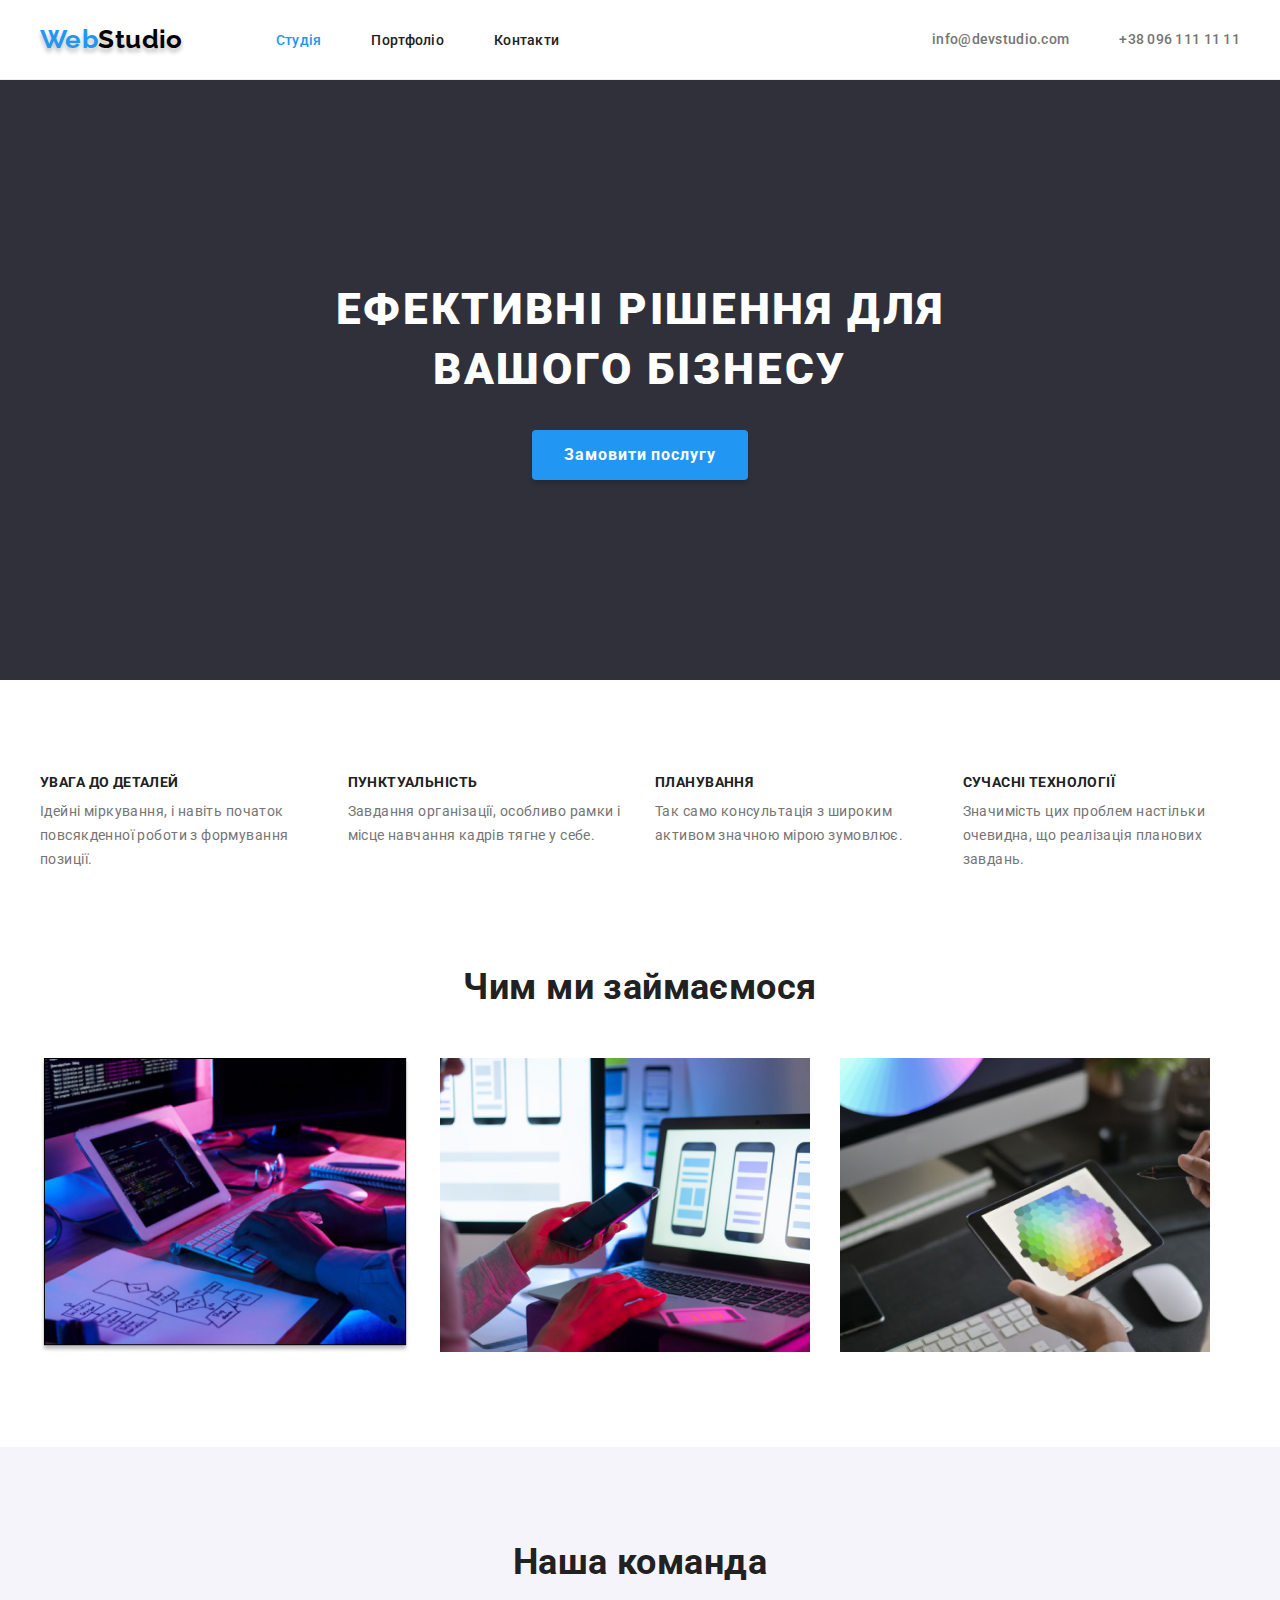
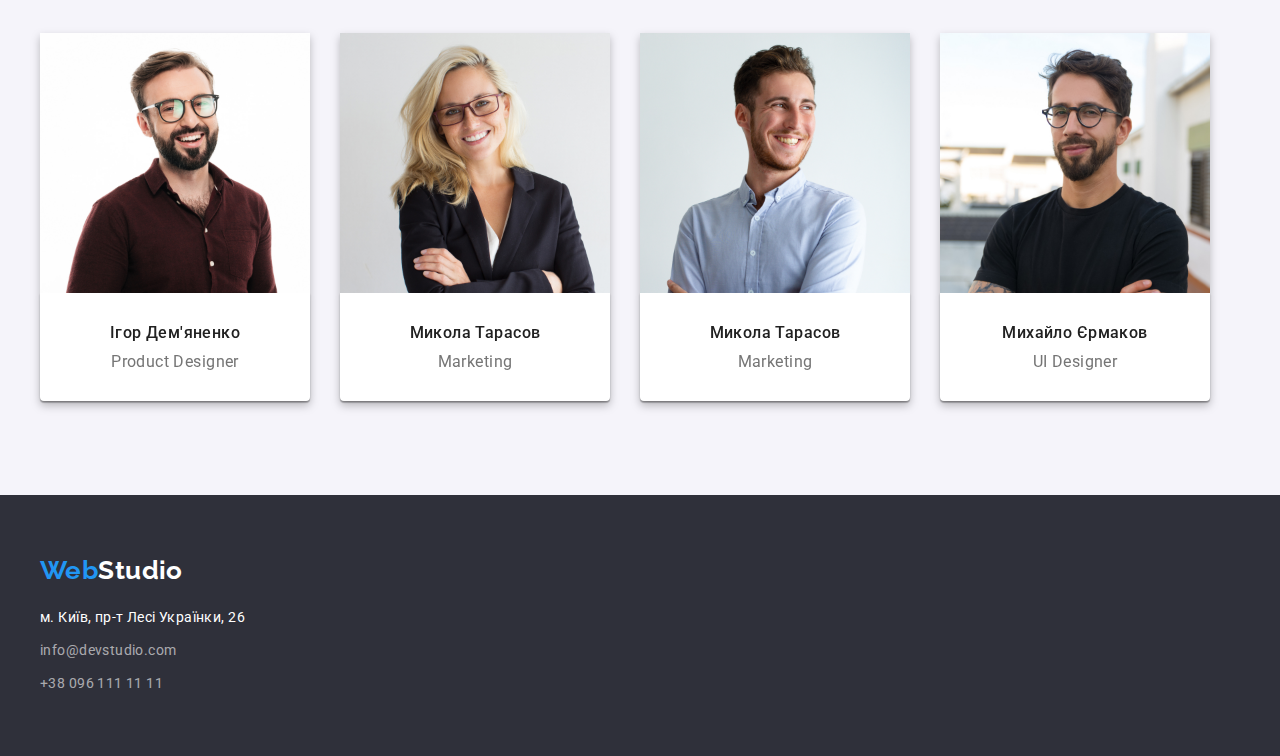
<file: index.html>
<!DOCTYPE html>
<html lang="uk">
	<head>
		<meta charset="UTF-8">
		<meta http-equiv="X-UA-Compatible" content="IE=edge">
		<meta name="viewport" content="width=device-width, initial-scale=1.0">
		<link rel="preconnect" href="https://fonts.googleapis.com">
		<link rel="preconnect" href="https://fonts.gstatic.com" crossorigin>
		<link rel="stylesheet" href="https://cdnjs.cloudflare.com/ajax/libs/modern-normalize/1.1.0/modern-normalize.min.css" integrity="sha512-wpPYUAdjBVSE4KJnH1VR1HeZfpl1ub8YT/NKx4PuQ5NmX2tKuGu6U/JRp5y+Y8XG2tV+wKQpNHVUX03MfMFn9Q==" crossorigin="anonymous" referrerpolicy="no-referrer">
		<link href="https://fonts.googleapis.com/css2?family=Raleway:wght@700&family=Roboto:wght@400;500;700;900&display=swap" rel="stylesheet">
		<link rel="stylesheet" href="./css/styles.css">
		<title>Студія</title>
	</head>
	<body>
		<header class="header">
			<div class="container header-container">
				<a class="logo-header-link" lang="en" href="./index.html">
				<span class="logo-web">Web</span>Studio
				</a>
			<nav class="navigation">
				<ul class="header-nav">
					<li><a class="header-nav-link-curent" href="./index.html">Студія</a></li>
					<li><a class="header-nav-link" href="./portfolio.html">Портфоліо</a></li>
					<li><a class="header-nav-link" href="#">Контакти</a></li>
				</ul>
			</nav>
			<ul class="header-contact">
				<li><a class="contact-link" href="mailto:info@devstudio.com">info@devstudio.com</a></li>
				<li><a class="contact-link" href="tel:+380961111111">+38 096 111 11 11</a></li>
			</ul>
			</div>
		</header>
		<main>
			<section class="hero">
					<div class="container">
						<h1 class="hero-title">Ефективні рішення для вашого бізнесу</h1>
						<button class="button" type="button">Замовити послугу</button>
					</div>
			</section>
			<section class="features">
				<div class="container">
					<h2 class="hide-title">Наші переваги</h2>
					<ul class="features-list">
						<li class="features-list-item">
							<h3 class="features-title">УВАГА ДО ДЕТАЛЕЙ</h3>
							<p class="features-item">Ідейні міркування, і навіть початок повсякденної роботи з формування позиції.</p>
						</li>
						<li class="features-list-item">
							<h3 class="features-title">ПУНКТУАЛЬНІСТЬ</h3>
							<p class="features-item">Завдання організації, особливо рамки і місце навчання кадрів тягне у себе.</p>
						</li>
						<li class="features-list-item">
							<h3 class="features-title">ПЛАНУВАННЯ</h3>
							<p class="features-item">Так само консультація з широким активом значною мірою зумовлює.</p>
						</li>
						<li class="features-list-item">
							<h3 class="features-title">СУЧАСНІ ТЕХНОЛОГІЇ</h3>
							<p class="features-item">Значимість цих проблем настільки очевидна, що реалізація планових завдань.</p>
						</li>
					</ul>
				</div>
			</section>
			<section class="about">
				<div class="container">
					<h2 class="about-title">Чим ми займаємося</h2>
					<ul class="about-picture">
						<li class="about-picture-title"><img src="./img/desktop_apk.jpg" alt="стоворення десктопних додатків" width="370" height="294"></li>
						<li class="about-picture-title"><img src="./img/mobile_apk.jpg" alt="написання мобільних дотатків" width="370" height="294"></li>
						<li class="about-picture-title"><img src="./img/design_solutions.jpg" alt="дизайн сайтів" width="370" height="294"></li>
					</ul>
				</div>
			</section>
			<section class="team-section">
				<div class="container">
					<h2 class="team-title">Наша команда</h2>
					<ul class="team-list">
						<li>
							<img src="./img/igor.jpg" alt="Product Designer" width="270" height="260">
							<div class="team-card">
								<h3 class="team-section-title">Ігор Дем'яненко</h3>
								<p class="team-section-item">Product Designer</p>
							</div>
						</li>
						<li>
							<img src="./img/olga.jpg" alt="Frontend Developer" width="270" height="260">
							<div class="team-card">
								<h3 class="team-section-title">Микола Тарасов</h3>
								<p class="team-section-item">Marketing</p>
							</div>
						</li>
						<li>
							<img src="./img/mykola.jpg" alt="Marketing" width="270" height="260">
							<div class="team-card">
								<h3 class="team-section-title">Микола Тарасов</h3>
								<p class="team-section-item">Marketing</p>
							</div>
						</li>
						<li>
							<img src="./img/myhailo.jpg" alt="UI Designer" width="270" height="260">
							<div class="team-card">
								<h3 class="team-section-title">Михайло Єрмаков</h3>
								<p class="team-section-item">UI Designer</p>
							</div>
						</li>
					</ul>
				</div>
			</section>
		</main>
		<footer class="footer">
			<div class="container">
				<a class="logo-footer-link" lang="en" href="./index.html">
					<span class="logo-web">Web</span>Studio
				</a>
				<address>
					<ul class="footer-contact">
						<li class="footer-contact-item">
							<a class="footer-map-link" href="https://goo.gl/maps/JUyi6N8ueCNqAz8r7" target="_blank" rel="noopener noreferrer">
								м. Київ, пр-т Лесі Українки, 26
							</a>
						</li>
						<li class="footer-contact-item"><a class="footer-contact-link" href="mailto:info@devstudio.com">info@devstudio.com</a></li>
						<li class="footer-contact-item"><a class="footer-contact-link" href="tel:+380961111111">+38 096 111 11 11</a></li>
					</ul>
				</address>
			</div>
		</footer>
	</body>
</html>
</file>
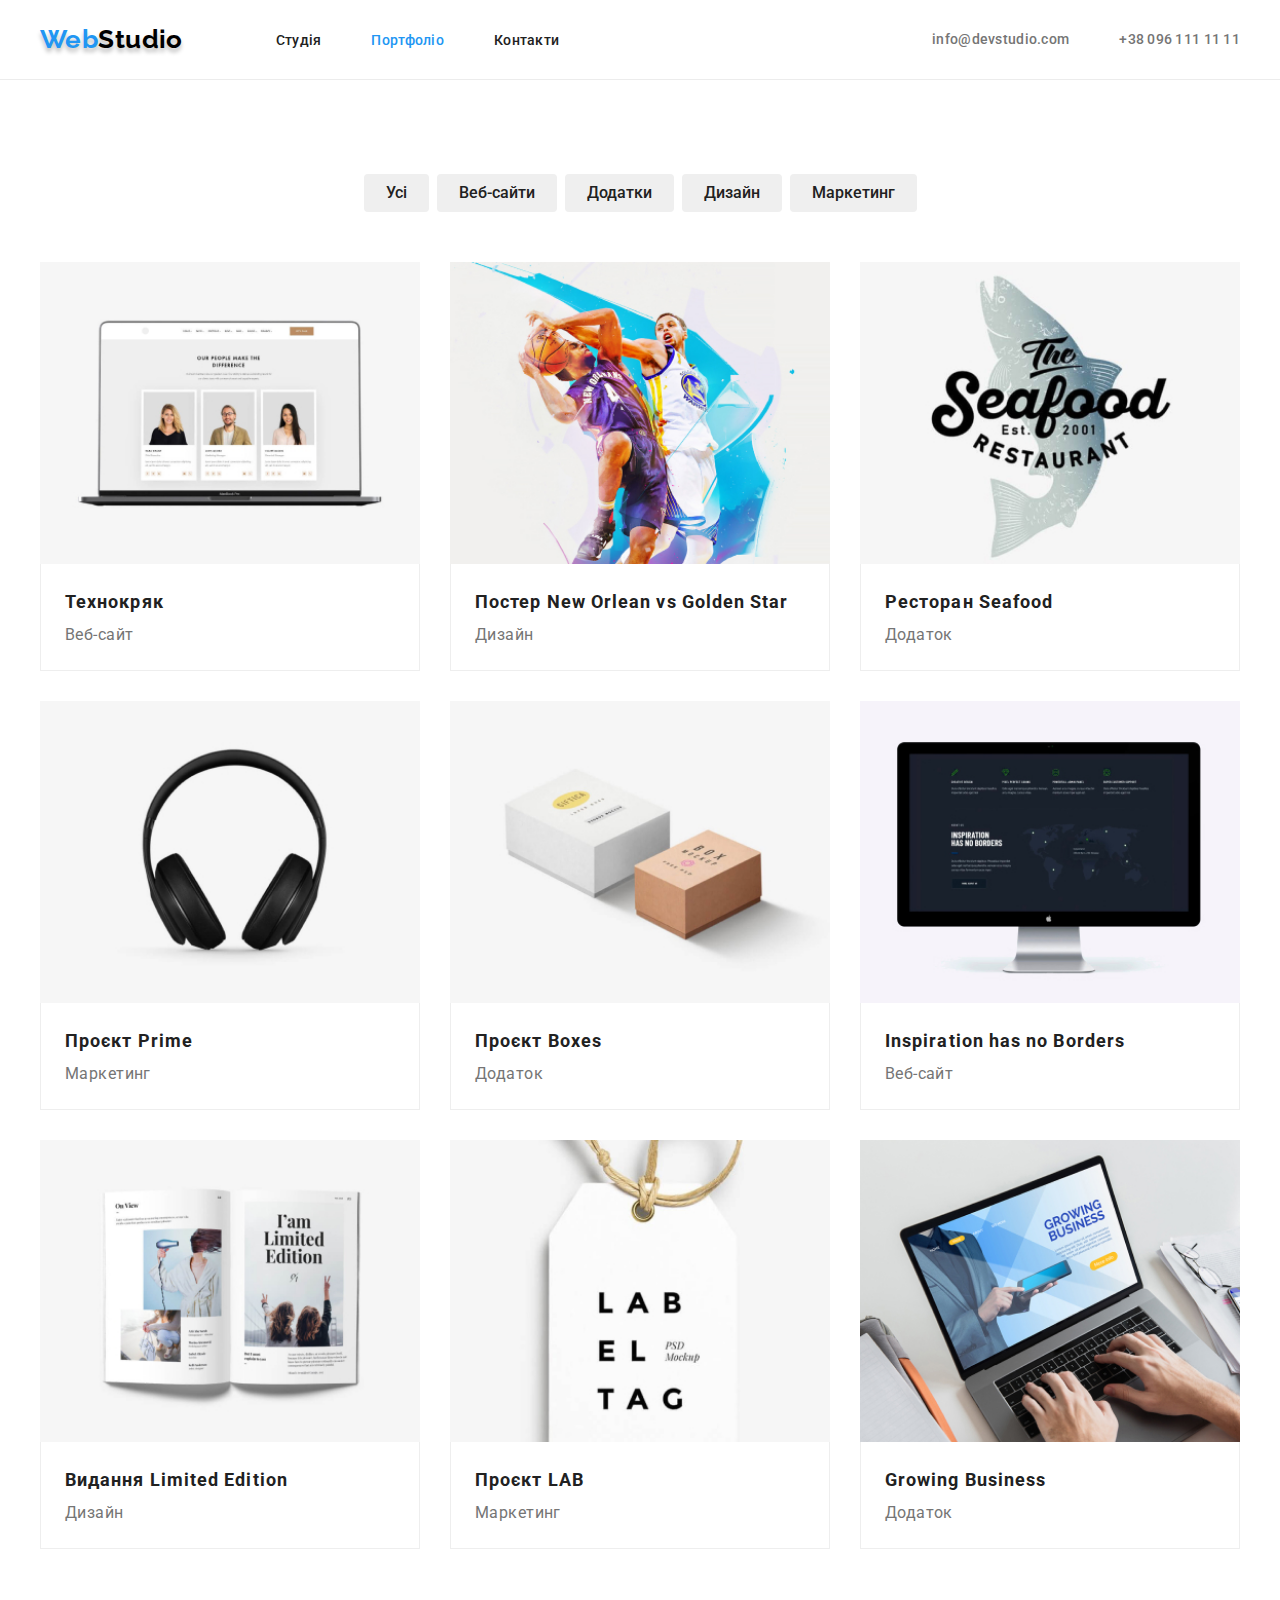
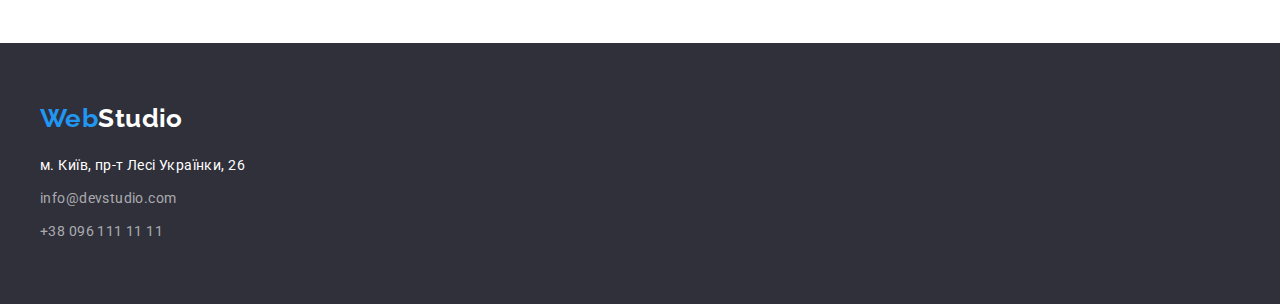
<file: portfolio.html>
<!DOCTYPE html>
<html lang="uk">
	<head>
		<meta charset="UTF-8">
		<meta http-equiv="X-UA-Compatible" content="IE=edge">
		<meta name="viewport" content="width=device-width, initial-scale=1.0">
		<link rel="preconnect" href="https://fonts.googleapis.com">
		<link rel="preconnect" href="https://fonts.gstatic.com" crossorigin>
		<link rel="stylesheet" href="https://cdnjs.cloudflare.com/ajax/libs/modern-normalize/1.1.0/modern-normalize.min.css" integrity="sha512-wpPYUAdjBVSE4KJnH1VR1HeZfpl1ub8YT/NKx4PuQ5NmX2tKuGu6U/JRp5y+Y8XG2tV+wKQpNHVUX03MfMFn9Q==" crossorigin="anonymous" referrerpolicy="no-referrer">
		<link href="https://fonts.googleapis.com/css2?family=Raleway:wght@700&family=Roboto:wght@400;500;700;900&display=swap" rel="stylesheet">
		<link rel="stylesheet" href="./css/styles.css">
		<title>Портфоліо</title>
	</head>
	<body>
		<header class="header">
			<div class="container header-container">
				<a class="logo-header-link" lang="en" href="./index.html">
				<span class="logo-web">Web</span>Studio
				</a>
			<nav class="navigation">
				<ul class="header-nav">
					<li><a class="header-nav-link" href="./index.html">Студія</a></li>
					<li><a class="header-nav-link-curent" href="./portfolio.html">Портфоліо</a></li>
					<li><a class="header-nav-link" href="#">Контакти</a></li>
				</ul>
			</nav>
			<ul class="header-contact">
				<li><a class="contact-link" href="mailto:info@devstudio.com">info@devstudio.com</a></li>
				<li><a class="contact-link" href="tel:+380961111111">+38 096 111 11 11</a></li>
			</ul>
			</div>
		</header>
		<main>
			<section class="portfolio-section">
				<div class="container">
					<h1 class="portfolio-title-hiden">Портфоліо</h1>
					<ul class="portfolio-buttons-list">
						<li><button type="button" class="portfolio-list-button">Усі</button></li>
						<li><button type="button" class="portfolio-list-button">Веб-сайти</button></li>
						<li><button type="button" class="portfolio-list-button">Додатки</button></li>
						<li><button type="button" class="portfolio-list-button">Дизайн</button></li>
						<li><button type="button" class="portfolio-list-button">Маркетинг</button></li>
					</ul>
					<h2 class="portfolio-title-hiden">Приклади робіт</h2>
					<ul class="portfolio-examples">
						<li class="portfolio-examples-list">
							<a class="portfolio-links" href="#">
								<img src="./img/technocrack.jpg" alt="Веб сайт Технокряк" width="370" height="294">
								<div class="portfolio-card">
									<h3 class="portfolio-card-title">Технокряк</h3>
									<p class="portfolio-card-item">Веб-сайт</p>
								</div>
							</a>
						</li>
						<li class="portfolio-examples-list">
							<a class="portfolio-links" href="#">
								<img src="./img/poster-new-orlean.jpg" alt="Постер New Orlean vs Golden Star" width="370" height="294">
								<div class="portfolio-card">
									<h3 class="portfolio-card-title">Постер New Orlean vs Golden Star</h3>
									<p class="portfolio-card-item">Дизайн</p>
								</div>
							</a>
						</li>
						<li class="portfolio-examples-list">
							<a class="portfolio-links" href="#">
								<img src="./img/rest-seafood.jpg" alt="Логотип ресторану Seafood">
								<div class="portfolio-card">
									<h3 class="portfolio-card-title">Ресторан Seafood</h3>
									<p class="portfolio-card-item">Додаток</p>
								</div>
							</a>
						</li>
						<li class="portfolio-examples-list">
							<a class="portfolio-links" href="#">
								<img src="./img/project-prime.jpg" alt="Проєкт Prime" width="370" height="294">
								<div class="portfolio-card">
									<h3 class="portfolio-card-title">Проєкт Prime</h3>
									<p class="portfolio-card-item">Маркетинг</p>
								</div>
							</a>
						</li>
						<li class="portfolio-examples-list">
							<a class="portfolio-links" href="#">
								<img src="./img/project-boxes.jpg" alt="Картонні коробки" width="370" height="294">
								<div class="portfolio-card">
									<h3 class="portfolio-card-title">Проєкт Boxes</h3>
									<p class="portfolio-card-item">Додаток</p>
								</div>
							</a>
						</li>
						<li class="portfolio-examples-list">
							<a class="portfolio-links" href="#">
								<img src="./img/inspirations.jpg" alt="Надхнення немає меж">
								<div class="portfolio-card">
									<h3 class="portfolio-card-title">Inspiration has no Borders</h3>
									<p class="portfolio-card-item">Веб-сайт</p>
								</div>
							</a>
						</li>
						<li class="portfolio-examples-list">
							<a class="portfolio-links" href="#">
								<img src="./img/publication-limited-edition.jpg" alt="Видання Limited Edition" width="370" height="294">
								<div class="portfolio-card">
									<h3 class="portfolio-card-title">Видання Limited Edition</h3>
									<p class="portfolio-card-item">Дизайн</p>
								</div>
							</a>
						</li>
						<li class="portfolio-examples-list">
							<a class="portfolio-links" href="#">
								<img src="./img/project-lab.jpg" alt="Проєкт LAB" width="370" height="294">
								<div class="portfolio-card">
									<h3 class="portfolio-card-title">Проєкт LAB</h3>
									<p class="portfolio-card-item">Маркетинг</p>
								</div>
							</a>
						</li>
						<li class="portfolio-examples-list">
							<a class="portfolio-links" href="#">
								<img src="./img/growing-business-apk.jpg" alt="Програма для маштабуання бізнесу" width="370" height="294">
								<div class="portfolio-card">
									<h3 class="portfolio-card-title">Growing Business</h3>
									<p class="portfolio-card-item">Додаток</p>
								</div>
							</a>
						</li>
					</ul>
				</div>
			</section>
		</main>
		<footer class="footer">
			<div class="container">
				<a class="logo-footer-link" lang="en" href="./index.html">
					<span class="logo-web">Web</span>Studio
				</a>
				<address>
					<ul class="footer-contact">
						<li class="footer-contact-item">
							<a class="footer-map-link" href="https://goo.gl/maps/JUyi6N8ueCNqAz8r7" target="_blank" rel="noopener noreferrer">
								м. Київ, пр-т Лесі Українки, 26
							</a>
						</li>
						<li class="footer-contact-item"><a class="footer-contact-link" href="mailto:info@devstudio.com">info@devstudio.com</a></li>
						<li class="footer-contact-item"><a class="footer-contact-link" href="tel:+380961111111">+38 096 111 11 11</a></li>
					</ul>
				</address>
			</div>
		</footer>
	</body>
</html>
</file>
<file: css/styles.css>
:root {
	--color-link-blue: #2196f3;
	--color-letter-gray: #757575;
	--color-text-black: #212121;
	--color-background: #2f303a;
	--color-white: #ffffff;
	--color-black: #000000;
	--color-border: #eeeeee;
	--butn-backgrnd-color: #188ce8;
	--our-team-backgrnd: #f5f4fa;
}

ul {
	list-style: none;
	padding: 0;
	margin: 0;
}

h1,
h2,
h3,
h4,
h5,
h6,
p {
	list-style: none;
	margin: 0;
	padding: 0;
}

img {
	display: block;
	min-width: 100%;
	height: auto;
}

body {
	font-family: "Roboto", sans-serif;
	font-style: normal;
	font-weight: 400;
	font-size: 14px;
	letter-spacing: 0.03em;
	color: var(--color-text-black);
	background-color: var(--color-white);
	margin: 0;
}

section {
	padding-top: 94px;
	padding-bottom: 94px;
}

/*------------header------------------*/
.container {
	width: 1200px;
	padding-left: 15px;
	padding-right: 15px;
	margin: 0 auto;
	/* outline: 2px solid red; */
}

.header {
	padding-top: 24px;
	padding-bottom: 24px;
	border-bottom: 1px solid #ececec;
}

.header-container {
	display: flex;
	align-items: center;
}

.logo-header-link {
	text-decoration: none;
	margin-right: 93px;
	text-shadow: 0px 4px 4px rgba(0, 0, 0, 0.25);
	font-family: "Raleway";
	font-weight: 700;
	font-size: 26px;
	line-height: 1.1923;
	color: var(--color-black);
}

.logo-web {
	font-family: "Raleway";
	font-weight: 700;
	font-size: 26px;
	line-height: 1.1923;
	color: var(--color-link-blue);
}

/* .logo-studio {
	/* font-family: "Raleway";
	font-weight: 700;
	font-size: 26px;
	line-height: 1.1923;
	color: var(--color-black);
} */

.navigation {
	margin-right: auto;
}

.header-nav {
	font-weight: 500;
	font-size: 14px;
	line-height: 1.1428;
	letter-spacing: 0.02em;
	color: var(--color-text-black);
	list-style: none;
	display: flex;
	gap: 50px;
}
.header-nav-link {
	color: var(--color-text-black);
	text-decoration: none;
	display: inline-block;
}

.header-nav-link:hover,
.header-nav-link:focus {
	color: var(--color-link-blue);
}

.header-nav-link-curent {
	color: var(--color-link-blue);
	text-decoration: none;
}

.header-contact {
	list-style: none;
	display: flex;
	gap: 50px;
}

.contact-link {
	font-weight: 500;
	font-size: 14px;
	line-height: 1.1428;
	letter-spacing: 0.02em;
	color: var(--color-letter-gray);
	text-decoration: none;
}

.contact-link:hover,
.contact-link:focus {
	color: var(--color-link-blue);
}

/*------------main------------------*/

.hide-title {
	position: absolute;
	width: 1px;
	height: 1px;
	margin: -1px;
	border: 0;
	padding: 0;
	white-space: nowrap;
	clip-path: inset(100%);
	clip: rect(0 0 0 0);
	overflow: hidden;
}

.hero {
	background-color: var(--color-background);
	padding-top: 200px;
	padding-bottom: 200px;
}

.hero-title {
	font-weight: 900;
	font-size: 44px;
	width: 696px;
	line-height: 1.36;
	text-align: center;
	letter-spacing: 0.06em;
	text-transform: uppercase;
	color: var(--color-white);
	margin: 0 auto;
	margin-bottom: 30px;
}

.button {
	min-width: 216px;
	height: 50px;
	background-color: var(--color-link-blue);
	font-family: inherit;
	font-size: 16px;
	font-weight: 700;
	line-height: 1.875;
	display: block;
	letter-spacing: 0.06em;
	color: var(--color-white);
	box-shadow: 0px 4px 4px rgba(0, 0, 0, 0.15);
	border-radius: 4px;
	border: none;
	cursor: pointer;
	margin: 0 auto;
}

.button:hover,
.button:focus {
	background-color: var(--butn-backgrnd-color);
}

.button:active {
	background-color: var(--butn-backgrnd-color);
}

.features {
	padding-bottom: 0;
}

.features-list {
	list-style: none;
	display: flex;
	gap: 30px;
}

.features-list-item {
	flex-basis: calc((100% - 90px) / 4);
}

.features-title {
	font-size: 14px;
	line-height: 1.1428;
	text-transform: uppercase;
	color: var(--color-text-black);
	margin-bottom: 10px;
}

.features-item {
	font-size: 14px;
	line-height: 1.7142;
	color: var(--color-letter-gray);
}

/*.about {

}
*/

.about-title {
	font-size: 36px;
	line-height: 1.1666;
	text-align: center;
	color: var(--color-text-black);
}

.about-picture {
	margin-top: 50px;
	list-style: none;
	display: flex;
	gap: 30px;
}

.about-picture-title {
	flex-basis: calc((100% - 90px) / 4);
}

.team-section {
	background-color: var(--our-team-backgrnd);
}

.team-title {
	font-size: 36px;
	line-height: 1.1666;
	text-align: center;
	color: var(--color-text-black);
	margin-bottom: 50px;
}

.team-list {
	list-style: none;
	display: flex;
	gap: 30px;
	filter: drop-shadow(0px 4px 4px rgba(0, 0, 0, 0.25));
}

.team-card {
	background-color: var(--color-white);
	box-shadow: 0px 1px 3px rgba(0, 0, 0, 0.12), 0px 1px 1px rgba(0, 0, 0, 0.14), 0px 2px 1px rgba(0, 0, 0, 0.2);
	border-radius: 0px 0px 4px 4px;
	padding: 30px 0;
}

.team-section-title {
	font-weight: 500;
	font-size: 16px;
	line-height: 1.1875;
	text-align: center;
	color: var(--color-text-black);
	margin-bottom: 10px;
}

.team-section-item {
	font-style: normal;
	font-weight: 400;
	font-size: 16px;
	line-height: 1.1875;
	text-align: center;
	color: var(--color-letter-gray);
}

/*------------footer------------------*/

.footer {
	background-color: var(--color-background);
	padding-top: 60px;
	padding-bottom: 60px;
}

.logo-footer-link {
	text-decoration: none;
	font-family: "Raleway";
	font-weight: 700;
	font-style: normal;
	font-size: 26px;
	line-height: 1.1923;
	color: var(--color-white);
}

.footer address {
	margin-top: 20px;
}

.footer-contact {
	list-style: none;
}

.footer-contact-item:not(:last-child) {
	margin-bottom: 9px;
}

.footer-map-link {
	font-family: "Roboto";
	font-style: normal;
	font-weight: 400;
	font-size: 14px;
	line-height: 1.7142;
	color: var(--color-white);
	text-decoration: none;
}

.footer-map-link:hover,
.footer-map-link:focus {
	color: var(--color-link-blue);
}

.footer-contact-link {
	font-family: "Roboto";
	font-style: normal;
	font-weight: 400;
	font-size: 14px;
	line-height: 1.7142;
	color: rgba(255, 255, 255, 0.6);
	text-decoration: none;
}

.footer-contact-link:hover,
.footer-contact-link:focus {
	color: var(--color-link-blue);
}

/*------------Portfolio------------------*/

/*.portfolio-section {
}
*/

.portfolio-title-hiden {
	border: 0;
	clip: rect(1px, 1px, 1px, 1px);
	-webkit-clip-path: inset(50%);
	clip-path: inset(50%);
	height: 1px;
	margin: -1px;
	overflow: hidden;
	padding: 0;
	position: absolute;
	width: 1px;
	word-wrap: normal;
}
.portfolio-buttons-list {
	list-style: none;
	display: flex;
	margin-bottom: 50px;
	justify-content: center;
	gap: 8px;
}

.portfolio-list-button {
	font-family: inherit;
	font-weight: 500;
	font-size: 16px;
	line-height: 1.625;
	border-radius: 4px;
	color: var(--color-text-black);
	text-align: center;
	border: none;
	cursor: pointer;
	padding: 6px 22px;
}

.portfolio-list-button:active {
	background: var(--color-link-blue);
	box-shadow: 0px 3px 1px rgba(0, 0, 0, 0.1), 0px 1px 2px rgba(0, 0, 0, 0.08), 0px 2px 2px rgba(0, 0, 0, 0.12);
	border-radius: 4px;
}
.portfolio-list-button:hover,
.portfolio-list-button:focus {
	background-color: var(--color-link-blue);
	color: var(--color-white);
}

.portfolio-examples {
	list-style: none;
	display: flex;
	flex-wrap: wrap;
	gap: 30px;
}

.portfolio-examples-list {
	flex-basis: calc((100% - 60px) / 3);
}

.portfolio-links {
	text-decoration: none;
}

.portfolio-card {
	background-color: var(--color-white);
	padding: 20px 24px;
	border: 1px solid var(--color-border);
	border-top: 0;
}

.portfolio-card-title {
	font-size: 18px;
	line-height: 2;
	letter-spacing: 0.06em;
	color: var(--color-text-black);
}

.portfolio-card-item {
	font-size: 16px;
	line-height: 1.875;
	color: var(--color-letter-gray);
}
</file>
